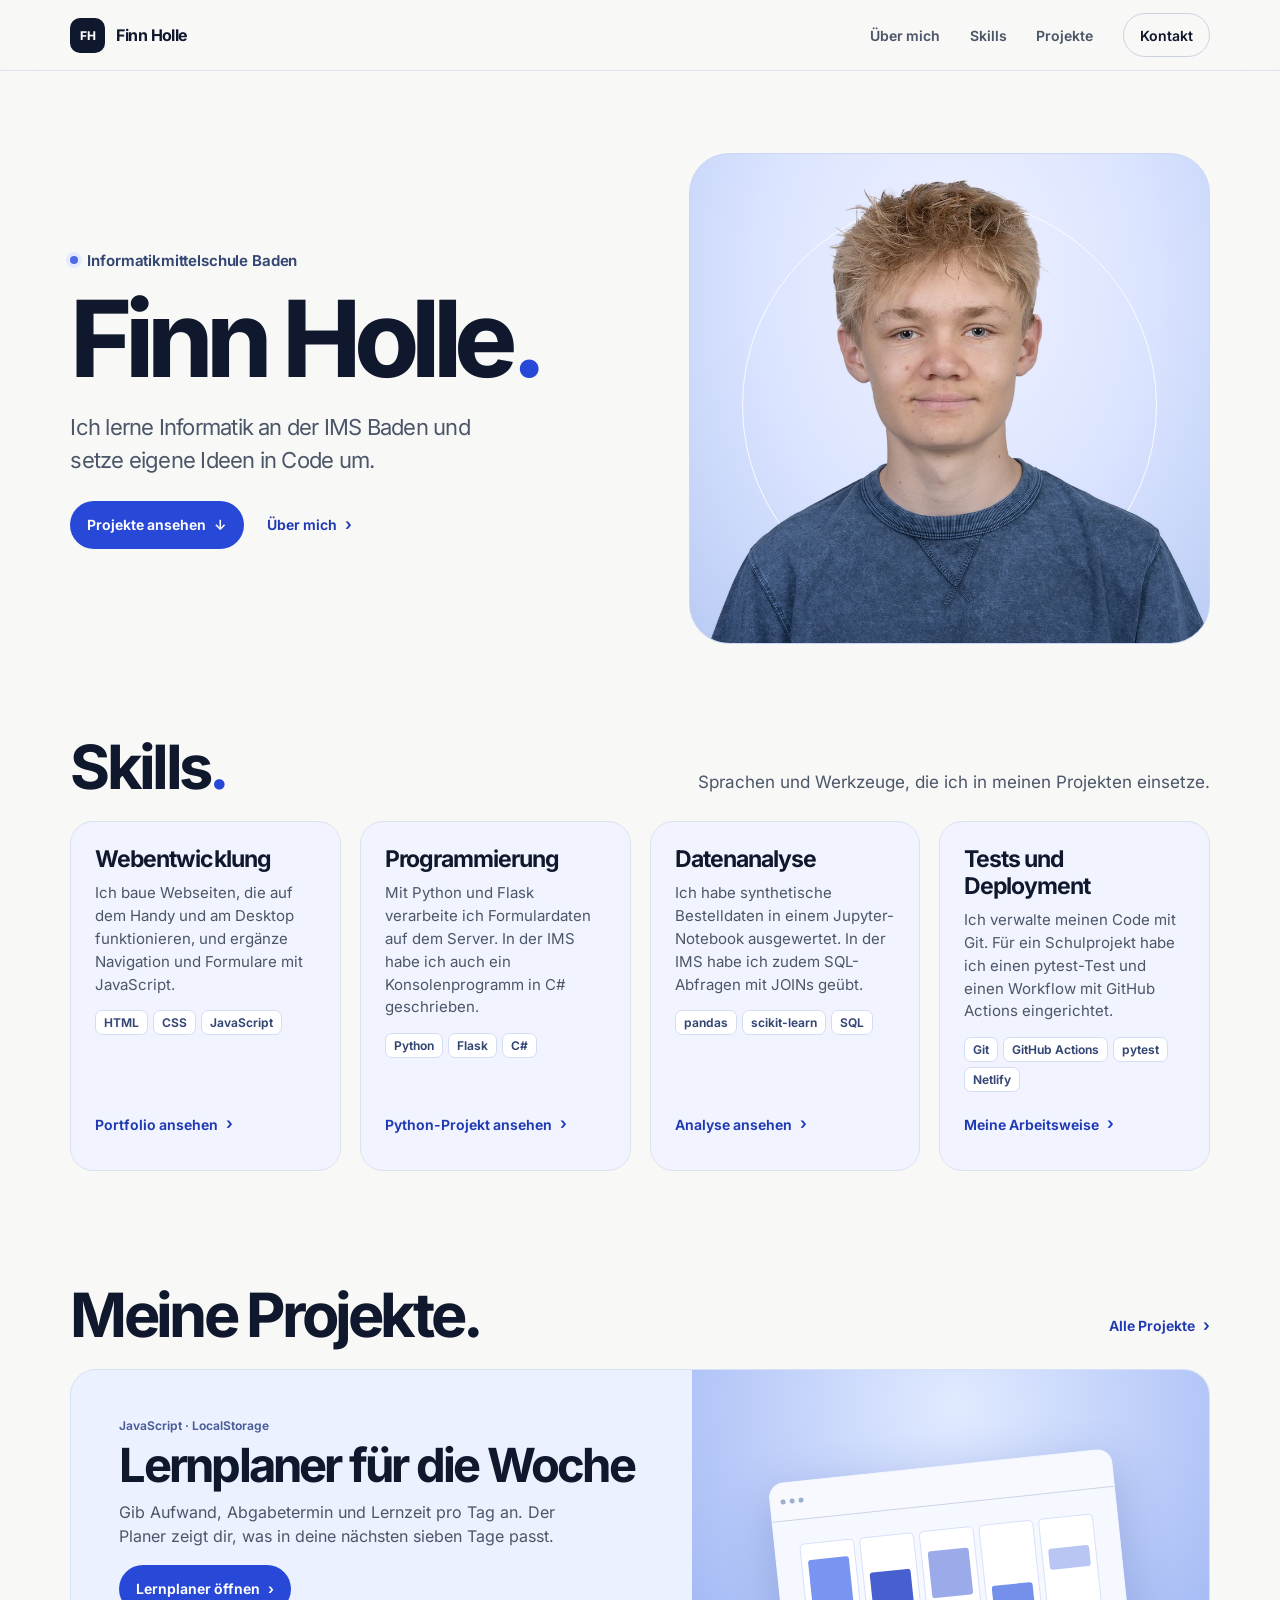
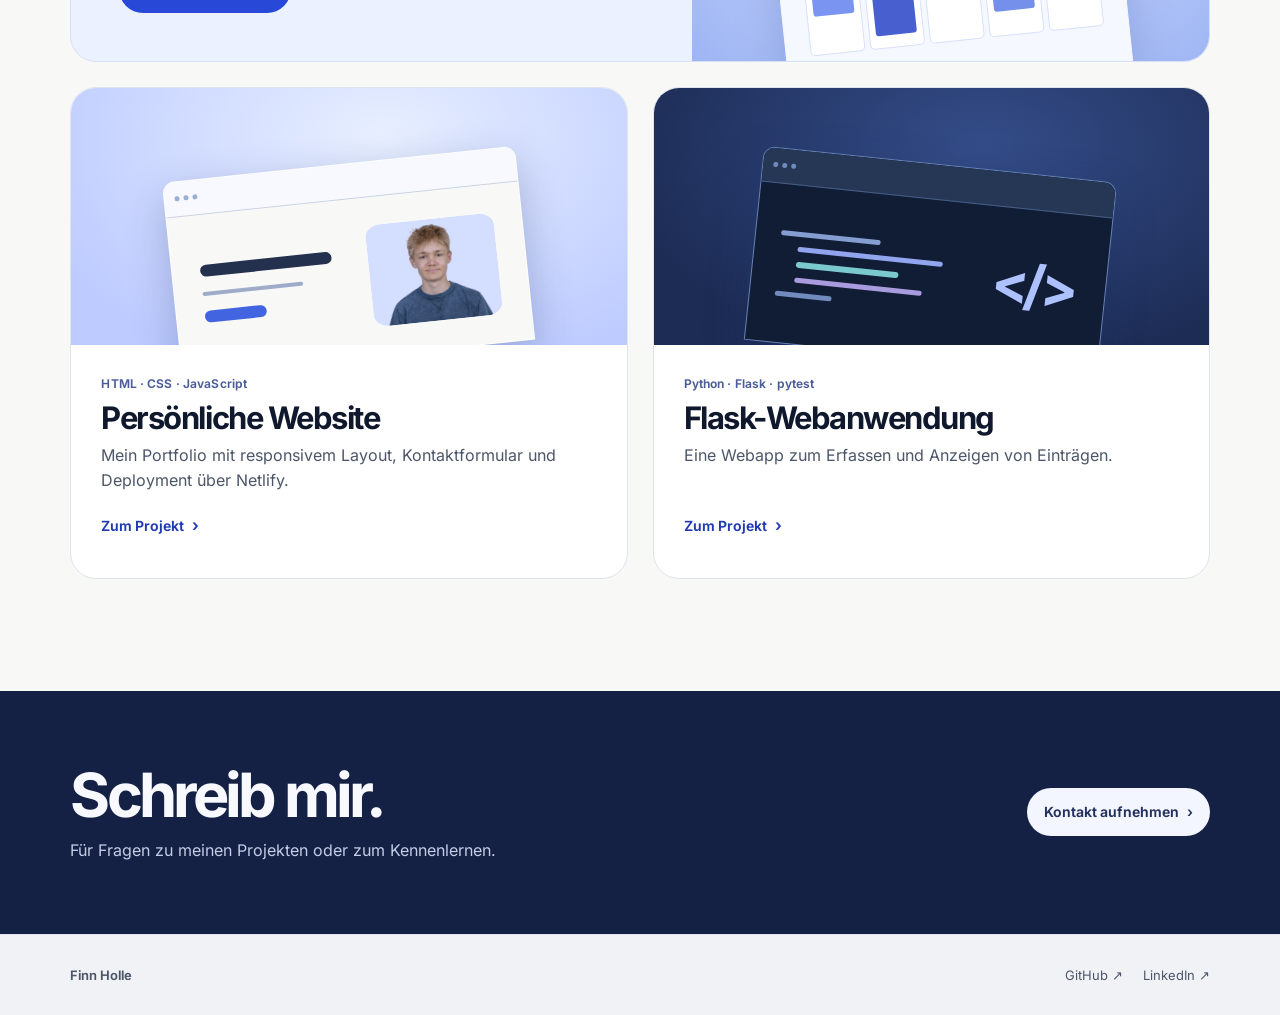
<file: index.html>
<!doctype html>
<html lang="de-CH">
<head>
    <meta charset="utf-8">
    <meta name="viewport" content="width=device-width, initial-scale=1">
    <meta name="description" content="Das Portfolio von Finn Holle. Skills in Webentwicklung und Programmierung sowie Projekte aus der IMS Baden.">
    <meta name="theme-color" content="#f8f8f6">
    <title>Finn Holle · Informatik und Webprojekte</title>
    <link rel="stylesheet" href="style.css">
    <script src="script.js" defer></script>
</head>
<body>
    <a class="skip-link" href="#main">Zum Inhalt</a>
    <header class="site-header">
        <div class="shell header-inner">
            <a class="wordmark" href="index.html" aria-label="Finn Holle, Startseite">
                <span class="monogram" aria-hidden="true">FH</span><span>Finn Holle</span>
            </a>
            <button class="menu-toggle" type="button" aria-label="Menü" aria-expanded="false" aria-controls="site-menu" data-menu-toggle><span aria-hidden="true"></span></button>
            <nav id="site-menu" class="site-menu" aria-label="Hauptnavigation" data-site-menu>
                <a href="about.html">Über mich</a>
                <a href="#skills">Skills</a>
                <a href="projects.html">Projekte</a>
                <a href="contact.html" class="nav-contact">Kontakt</a>
            </nav>
        </div>
    </header>

    <main id="main">
        <section class="shell hero" aria-labelledby="hero-title">
            <div class="hero-copy">
                <p class="hero-label"><span aria-hidden="true"></span> Informatikmittelschule Baden</p>
                <h1 id="hero-title">Finn Holle<span>.</span></h1>
                <p class="hero-intro">Ich lerne Informatik an der IMS Baden und setze eigene Ideen in Code um.</p>
                <div class="actions">
                    <a class="button" href="#projects">Projekte ansehen <span aria-hidden="true">↓</span></a>
                    <a class="text-link" href="about.html">Über mich <span aria-hidden="true">›</span></a>
                </div>
            </div>
            <div class="portrait-frame">
                <img src="assets/portrait.webp" width="1200" height="866" alt="Porträt von Finn Holle" fetchpriority="high">
            </div>
        </section>

        <section class="shell skills-section" id="skills" aria-labelledby="skills-title">
            <header class="section-heading">
                <h2 id="skills-title">Skills<span>.</span></h2>
                <p>Sprachen und Werkzeuge, die ich in meinen Projekten einsetze.</p>
            </header>
            <div class="skills-grid">
                <article class="skill-card">
                    <h3>Webentwicklung</h3>
                    <p>Ich baue Webseiten, die auf dem Handy und am Desktop funktionieren, und ergänze Navigation und Formulare mit JavaScript.</p>
                    <ul class="skill-tags" aria-label="Technologien">
                        <li>HTML</li><li>CSS</li><li>JavaScript</li>
                    </ul>
                    <a class="text-link" href="projects.html#portfolio">Portfolio ansehen <span aria-hidden="true">›</span></a>
                </article>
                <article class="skill-card">
                    <h3>Programmierung</h3>
                    <p>Mit Python und Flask verarbeite ich Formulardaten auf dem Server. In der IMS habe ich auch ein Konsolenprogramm in C# geschrieben.</p>
                    <ul class="skill-tags" aria-label="Technologien">
                        <li>Python</li><li>Flask</li><li>C#</li>
                    </ul>
                    <a class="text-link" href="projects.html#flask">Python-Projekt ansehen <span aria-hidden="true">›</span></a>
                </article>
                <article class="skill-card">
                    <h3>Datenanalyse</h3>
                    <p>Ich habe synthetische Bestelldaten in einem Jupyter-Notebook ausgewertet. In der IMS habe ich zudem SQL-Abfragen mit JOINs geübt.</p>
                    <ul class="skill-tags" aria-label="Werkzeuge">
                        <li>pandas</li><li>scikit-learn</li><li>SQL</li>
                    </ul>
                    <a class="text-link" href="projects.html#datenanalyse">Analyse ansehen <span aria-hidden="true">›</span></a>
                </article>
                <article class="skill-card">
                    <h3>Tests und Deployment</h3>
                    <p>Ich verwalte meinen Code mit Git. Für ein Schulprojekt habe ich einen pytest-Test und einen Workflow mit GitHub Actions eingerichtet.</p>
                    <ul class="skill-tags" aria-label="Werkzeuge">
                        <li>Git</li><li>GitHub Actions</li><li>pytest</li><li>Netlify</li>
                    </ul>
                    <a class="text-link" href="about.html#arbeitsweise">Meine Arbeitsweise <span aria-hidden="true">›</span></a>
                </article>
            </div>
        </section>

        <section class="shell project-section" id="projects" aria-labelledby="projects-title">
            <div class="section-heading">
                <h2 id="projects-title">Meine Projekte.</h2>
                <a class="text-link" href="projects.html">Alle Projekte <span aria-hidden="true">›</span></a>
            </div>
            <article class="featured-project">
                <div class="featured-project-copy">
                    <p class="project-tools">JavaScript · LocalStorage</p>
                    <h3>Lernplaner für die Woche</h3>
                    <p>Gib Aufwand, Abgabetermin und Lernzeit pro Tag an. Der Planer zeigt dir, was in deine nächsten sieben Tage passt.</p>
                    <a class="button" href="projekte/lernplaner/">Lernplaner öffnen <span aria-hidden="true">›</span></a>
                </div>
                <div class="featured-project-art" aria-hidden="true">
                    <div class="plan-preview">
                        <div class="mini-bar"><i></i><i></i><i></i></div>
                        <div class="mini-week"><span><i></i></span><span><i></i></span><span><i></i></span><span><i></i></span><span><i></i></span></div>
                    </div>
                </div>
            </article>
            <div class="project-grid">
                <article class="project-card">
                    <div class="project-art art-web" aria-hidden="true">
                        <div class="mini-browser">
                            <div class="mini-bar"><i></i><i></i><i></i></div>
                            <div class="mini-page">
                                <div class="mini-copy"><span></span><span></span><i></i></div>
                                <div class="mini-portrait"></div>
                            </div>
                        </div>
                    </div>
                    <div class="project-info">
                        <p class="project-tools">HTML · CSS · JavaScript</p>
                        <h3>Persönliche Website</h3>
                        <p>Mein Portfolio mit responsivem Layout, Kontaktformular und Deployment über Netlify.</p>
                        <a class="text-link" href="projects.html#portfolio">Zum Projekt <span aria-hidden="true">›</span></a>
                    </div>
                </article>
                <article class="project-card">
                    <div class="project-art art-code" aria-hidden="true">
                        <div class="mini-terminal">
                            <div class="mini-bar"><i></i><i></i><i></i></div>
                            <div class="mini-code"><span></span><span></span><span></span><span></span><span></span></div>
                            <span class="code-symbol">&lt;/&gt;</span>
                        </div>
                    </div>
                    <div class="project-info">
                        <p class="project-tools">Python · Flask · pytest</p>
                        <h3>Flask-Webanwendung</h3>
                        <p>Eine Webapp zum Erfassen und Anzeigen von Einträgen.</p>
                        <a class="text-link" href="projects.html#flask">Zum Projekt <span aria-hidden="true">›</span></a>
                    </div>
                </article>
            </div>
        </section>

        <section class="contact-band" aria-labelledby="contact-title">
            <div class="shell contact-band-inner">
                <div>
                    <h2 id="contact-title">Schreib mir.</h2>
                    <p>Für Fragen zu meinen Projekten oder zum Kennenlernen.</p>
                </div>
                <a class="button button-light" href="contact.html">Kontakt aufnehmen <span aria-hidden="true">›</span></a>
            </div>
        </section>
    </main>

    <footer class="site-footer">
        <div class="shell footer-inner">
            <span>Finn Holle</span>
            <nav aria-label="Externe Profile">
                <a href="https://github.com/FiddenFast">GitHub <span aria-hidden="true">↗</span></a>
                <a href="https://www.linkedin.com/in/finn-holle-6392b328b/">LinkedIn <span aria-hidden="true">↗</span></a>
            </nav>
        </div>
    </footer>
</body>
</html>
</file>
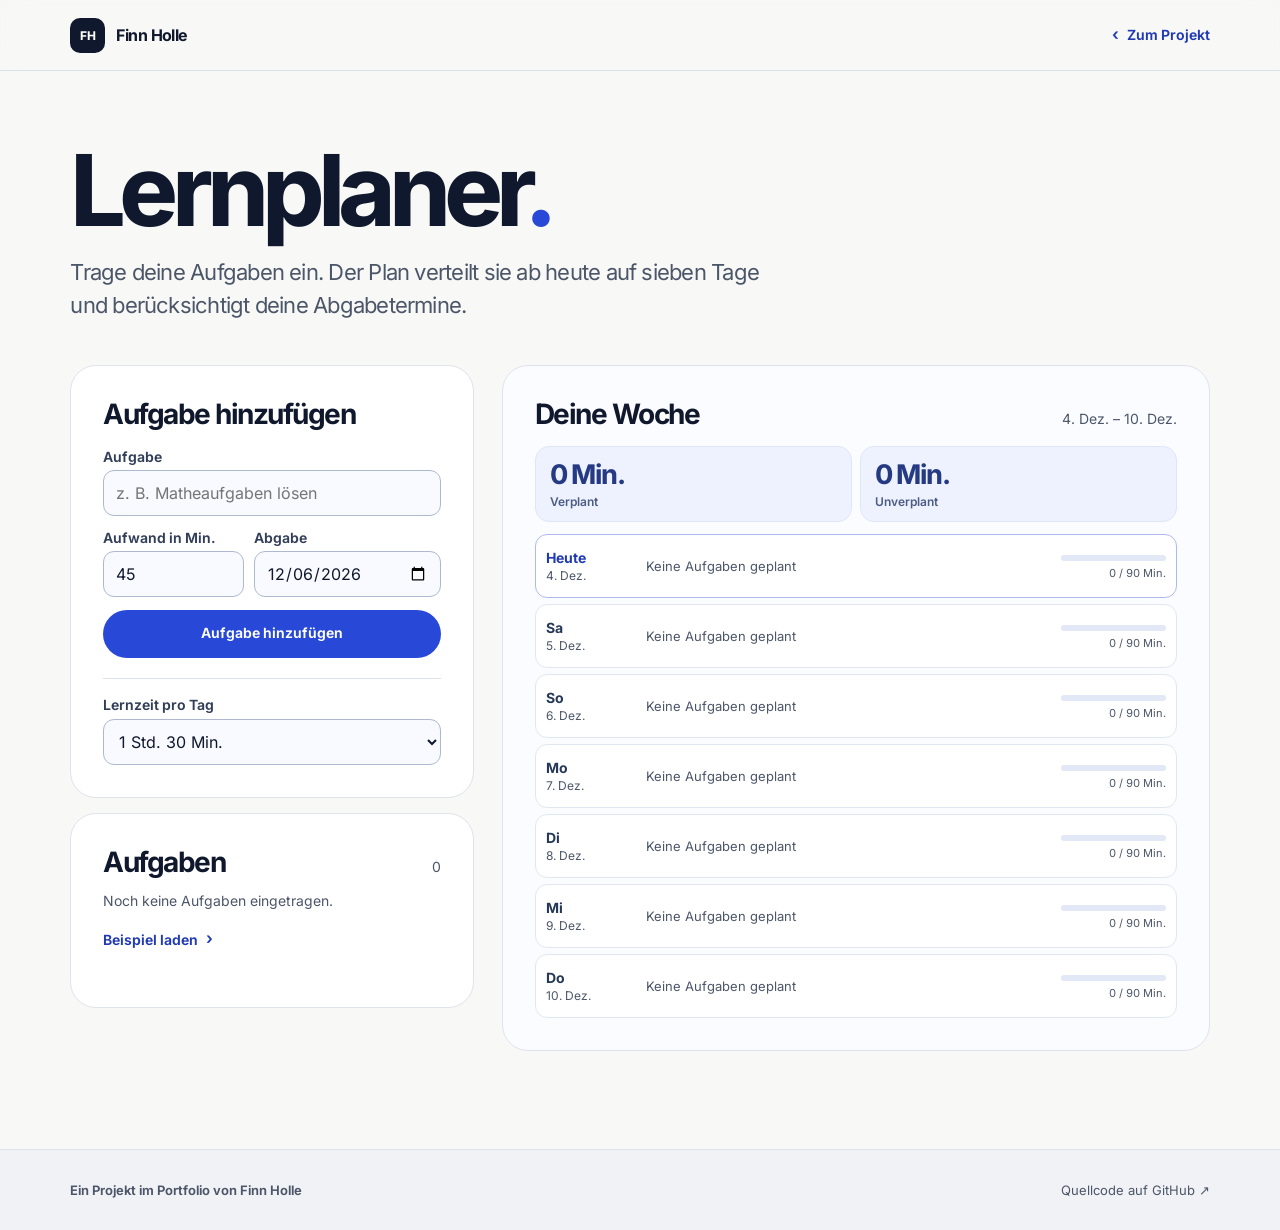
<file: projekte/lernplaner/index.html>
<!doctype html>
<html lang="de-CH">
<head>
    <meta charset="utf-8">
    <meta name="viewport" content="width=device-width, initial-scale=1">
    <meta name="description" content="Plane deine Lernaufgaben für die nächsten sieben Tage anhand von Aufwand, Abgabetermin und verfügbarer Zeit.">
    <meta name="theme-color" content="#f8f8f6">
    <title>Lernplaner · Finn Holle</title>
    <link rel="stylesheet" href="../../style.css">
    <link rel="stylesheet" href="planner.css">
    <script src="plan.js" defer></script>
    <script src="planner.js" defer></script>
</head>
<body>
    <a class="skip-link" href="#main">Zum Inhalt</a>
    <header class="site-header">
        <div class="shell header-inner">
            <a class="wordmark" href="../../index.html" aria-label="Finn Holle, Startseite">
                <span class="monogram" aria-hidden="true">FH</span><span>Finn Holle</span>
            </a>
            <a class="text-link" href="../../projects.html#lernplaner"><span aria-hidden="true">‹</span> Zum Projekt</a>
        </div>
    </header>

    <main class="shell planner-main" id="main">
        <header class="page-heading planner-heading">
            <h1>Lernplaner<span>.</span></h1>
            <p>Trage deine Aufgaben ein. Der Plan verteilt sie ab heute auf sieben Tage und berücksichtigt deine Abgabetermine.</p>
        </header>

        <noscript><p class="planner-notice">Aktiviere JavaScript, um den Lernplan zu berechnen.</p></noscript>
        <p class="planner-notice" id="storage-notice" role="status" hidden>Die Aufgaben bleiben für diese Sitzung verfügbar. Dein Browser erlaubt derzeit keine lokale Speicherung.</p>

        <div class="planner-layout">
            <div class="planner-sidebar">
                <section class="surface planner-panel" aria-labelledby="task-heading">
                    <h2 id="task-heading">Aufgabe hinzufügen</h2>
                    <form id="task-form" class="task-form">
                        <div class="field">
                            <label for="task-title">Aufgabe</label>
                            <input id="task-title" name="title" placeholder="z. B. Matheaufgaben lösen" required maxlength="100">
                        </div>
                        <div class="task-form-row">
                            <div class="field">
                                <label for="task-minutes">Aufwand in Min.</label>
                                <input id="task-minutes" name="minutes" type="number" inputmode="numeric" min="1" max="10080" value="45" required>
                            </div>
                            <div class="field">
                                <label for="task-deadline">Abgabe</label>
                                <input id="task-deadline" name="deadline" type="date" required>
                            </div>
                        </div>
                        <button class="button" type="submit" id="task-submit" disabled>Aufgabe hinzufügen</button>
                    </form>
                    <div class="planner-setting">
                        <label for="daily-budget">Lernzeit pro Tag</label>
                        <select id="daily-budget" name="daily-budget" disabled>
                            <option value="30">30 Min.</option>
                            <option value="45">45 Min.</option>
                            <option value="60">1 Std.</option>
                            <option value="90" selected>1 Std. 30 Min.</option>
                            <option value="120">2 Std.</option>
                            <option value="180">3 Std.</option>
                            <option value="240">4 Std.</option>
                        </select>
                    </div>
                </section>

                <section class="surface planner-panel task-panel" aria-labelledby="list-heading">
                    <div class="planner-panel-heading">
                        <h2 id="list-heading">Aufgaben</h2>
                        <span id="task-count">0</span>
                    </div>
                    <p id="task-empty">Noch keine Aufgaben eingetragen.</p>
                    <button class="text-link example-button" type="button" data-load-example disabled>Beispiel laden <span aria-hidden="true">›</span></button>
                    <ul class="task-list" id="task-list"></ul>
                    <p class="planner-status" id="planner-message" role="status" aria-live="polite"></p>
                </section>
            </div>

            <section class="surface planner-panel week-panel" aria-labelledby="week-heading">
                <div class="planner-panel-heading week-heading">
                    <h2 id="week-heading">Deine Woche</h2>
                    <p id="plan-range"></p>
                </div>
                <dl class="plan-stats">
                    <div><dt>Verplant</dt><dd id="planned-minutes">0 Min.</dd></div>
                    <div><dt>Unverplant</dt><dd id="open-minutes">0 Min.</dd></div>
                </dl>
                <ol id="week-list" class="week-list"></ol>
                <section id="planner-unplanned" class="unplanned" aria-labelledby="unplanned-heading" hidden>
                    <h3 id="unplanned-heading">Unverplante Aufgaben</h3>
                    <ul id="unplanned-list"></ul>
                </section>
            </section>
        </div>
    </main>

    <footer class="site-footer">
        <div class="shell footer-inner">
            <span>Ein Projekt im Portfolio von Finn Holle</span>
            <a href="https://github.com/FiddenFast/FinnHolle.ch/tree/main/projekte/lernplaner">Quellcode auf GitHub <span aria-hidden="true">↗</span></a>
        </div>
    </footer>
</body>
</html>
</file>
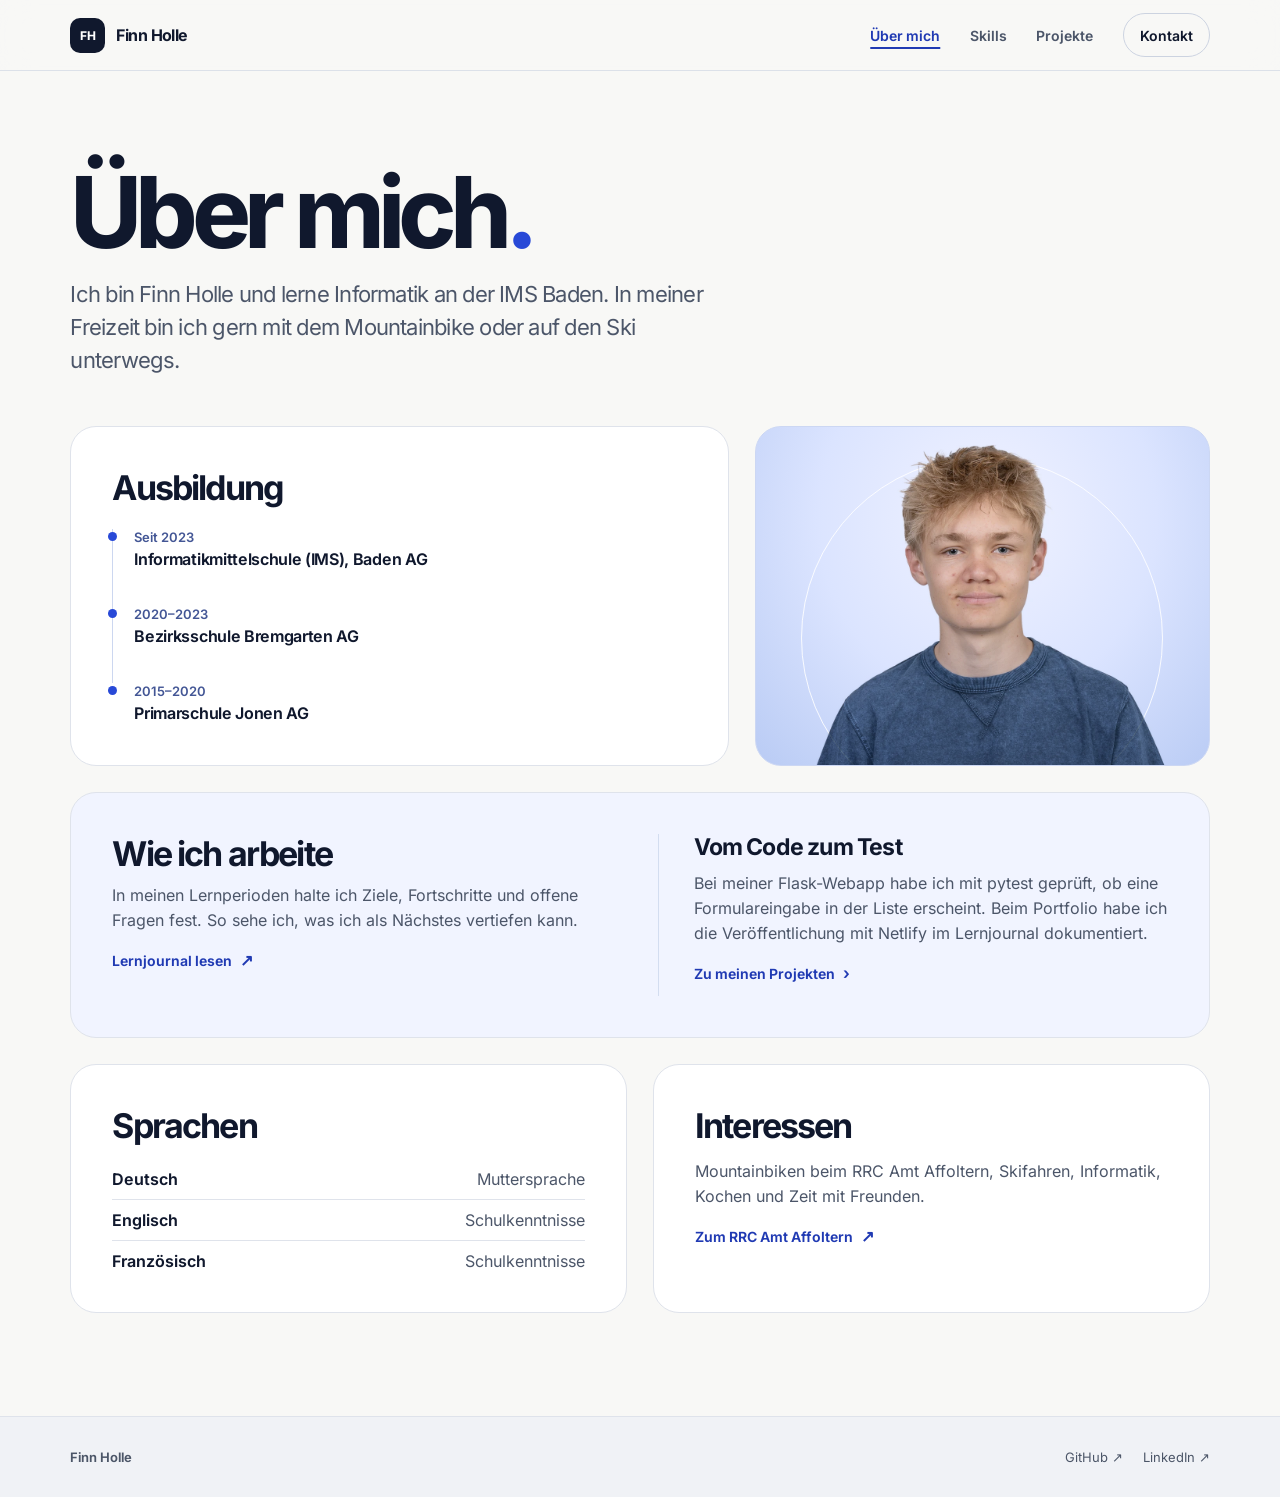
<file: about.html>
<!doctype html>
<html lang="de-CH">
<head>
    <meta charset="utf-8">
    <meta name="viewport" content="width=device-width, initial-scale=1">
    <meta name="description" content="Ausbildung, Arbeitsweise, Sprachkenntnisse und Interessen von Finn Holle.">
    <meta name="theme-color" content="#f8f8f6">
    <title>Über mich · Finn Holle</title>
    <link rel="stylesheet" href="style.css">
    <script src="script.js" defer></script>
</head>
<body>
    <a class="skip-link" href="#main">Zum Inhalt</a>
    <header class="site-header">
        <div class="shell header-inner">
            <a class="wordmark" href="index.html" aria-label="Finn Holle, Startseite">
                <span class="monogram" aria-hidden="true">FH</span><span>Finn Holle</span>
            </a>
            <button class="menu-toggle" type="button" aria-label="Menü" aria-expanded="false" aria-controls="site-menu" data-menu-toggle><span aria-hidden="true"></span></button>
            <nav id="site-menu" class="site-menu" aria-label="Hauptnavigation" data-site-menu>
                <a href="about.html" aria-current="page">Über mich</a>
                <a href="index.html#skills">Skills</a>
                <a href="projects.html">Projekte</a>
                <a href="contact.html" class="nav-contact">Kontakt</a>
            </nav>
        </div>
    </header>

    <main class="shell subpage" id="main">
        <header class="page-heading">
            <h1>Über mich<span>.</span></h1>
            <p>Ich bin Finn Holle und lerne Informatik an der IMS Baden. In meiner Freizeit bin ich gern mit dem Mountainbike oder auf den Ski unterwegs.</p>
        </header>

        <div class="about-grid">
            <section class="surface about-education" aria-labelledby="education-title">
                <h2 id="education-title">Ausbildung</h2>
                <ol class="timeline">
                    <li><span>Seit 2023</span><strong>Informatikmittelschule (IMS), Baden AG</strong></li>
                    <li><span>2020–2023</span><strong>Bezirksschule Bremgarten AG</strong></li>
                    <li><span>2015–2020</span><strong>Primarschule Jonen AG</strong></li>
                </ol>
            </section>
            <div class="portrait-frame about-portrait">
                <img src="assets/portrait.webp" width="1200" height="866" alt="Porträt von Finn Holle">
            </div>
        </div>

        <section class="surface work-note" id="arbeitsweise" aria-labelledby="work-title">
            <div>
                <h2 id="work-title">Wie ich arbeite</h2>
                <p>In meinen Lernperioden halte ich Ziele, Fortschritte und offene Fragen fest. So sehe ich, was ich als Nächstes vertiefen kann.</p>
                <a class="text-link" href="https://github.com/FiddenFast/Lernperiode-11/blob/main/README.md">Lernjournal lesen <span aria-hidden="true">↗</span></a>
            </div>
            <div class="work-note-example">
                <h3>Vom Code zum Test</h3>
                <p>Bei meiner Flask-Webapp habe ich mit pytest geprüft, ob eine Formulareingabe in der Liste erscheint. Beim Portfolio habe ich die Veröffentlichung mit Netlify im Lernjournal dokumentiert.</p>
                <a class="text-link" href="projects.html">Zu meinen Projekten <span aria-hidden="true">›</span></a>
            </div>
        </section>

        <div class="about-details">
            <section class="surface" aria-labelledby="languages-title">
                <h2 id="languages-title">Sprachen</h2>
                <dl class="language-list">
                    <div><dt>Deutsch</dt><dd>Muttersprache</dd></div>
                    <div><dt>Englisch</dt><dd>Schulkenntnisse</dd></div>
                    <div><dt>Französisch</dt><dd>Schulkenntnisse</dd></div>
                </dl>
            </section>
            <section class="surface" aria-labelledby="interests-title">
                <h2 id="interests-title">Interessen</h2>
                <p>Mountainbiken beim RRC Amt Affoltern, Skifahren, Informatik, Kochen und Zeit mit Freunden.</p>
                <a class="text-link" href="https://www.rrc-amt-affoltern.ch">Zum RRC Amt Affoltern <span aria-hidden="true">↗</span></a>
            </section>
        </div>
    </main>

    <footer class="site-footer">
        <div class="shell footer-inner">
            <span>Finn Holle</span>
            <nav aria-label="Externe Profile">
                <a href="https://github.com/FiddenFast">GitHub <span aria-hidden="true">↗</span></a>
                <a href="https://www.linkedin.com/in/finn-holle-6392b328b/">LinkedIn <span aria-hidden="true">↗</span></a>
            </nav>
        </div>
    </footer>
</body>
</html>
</file>
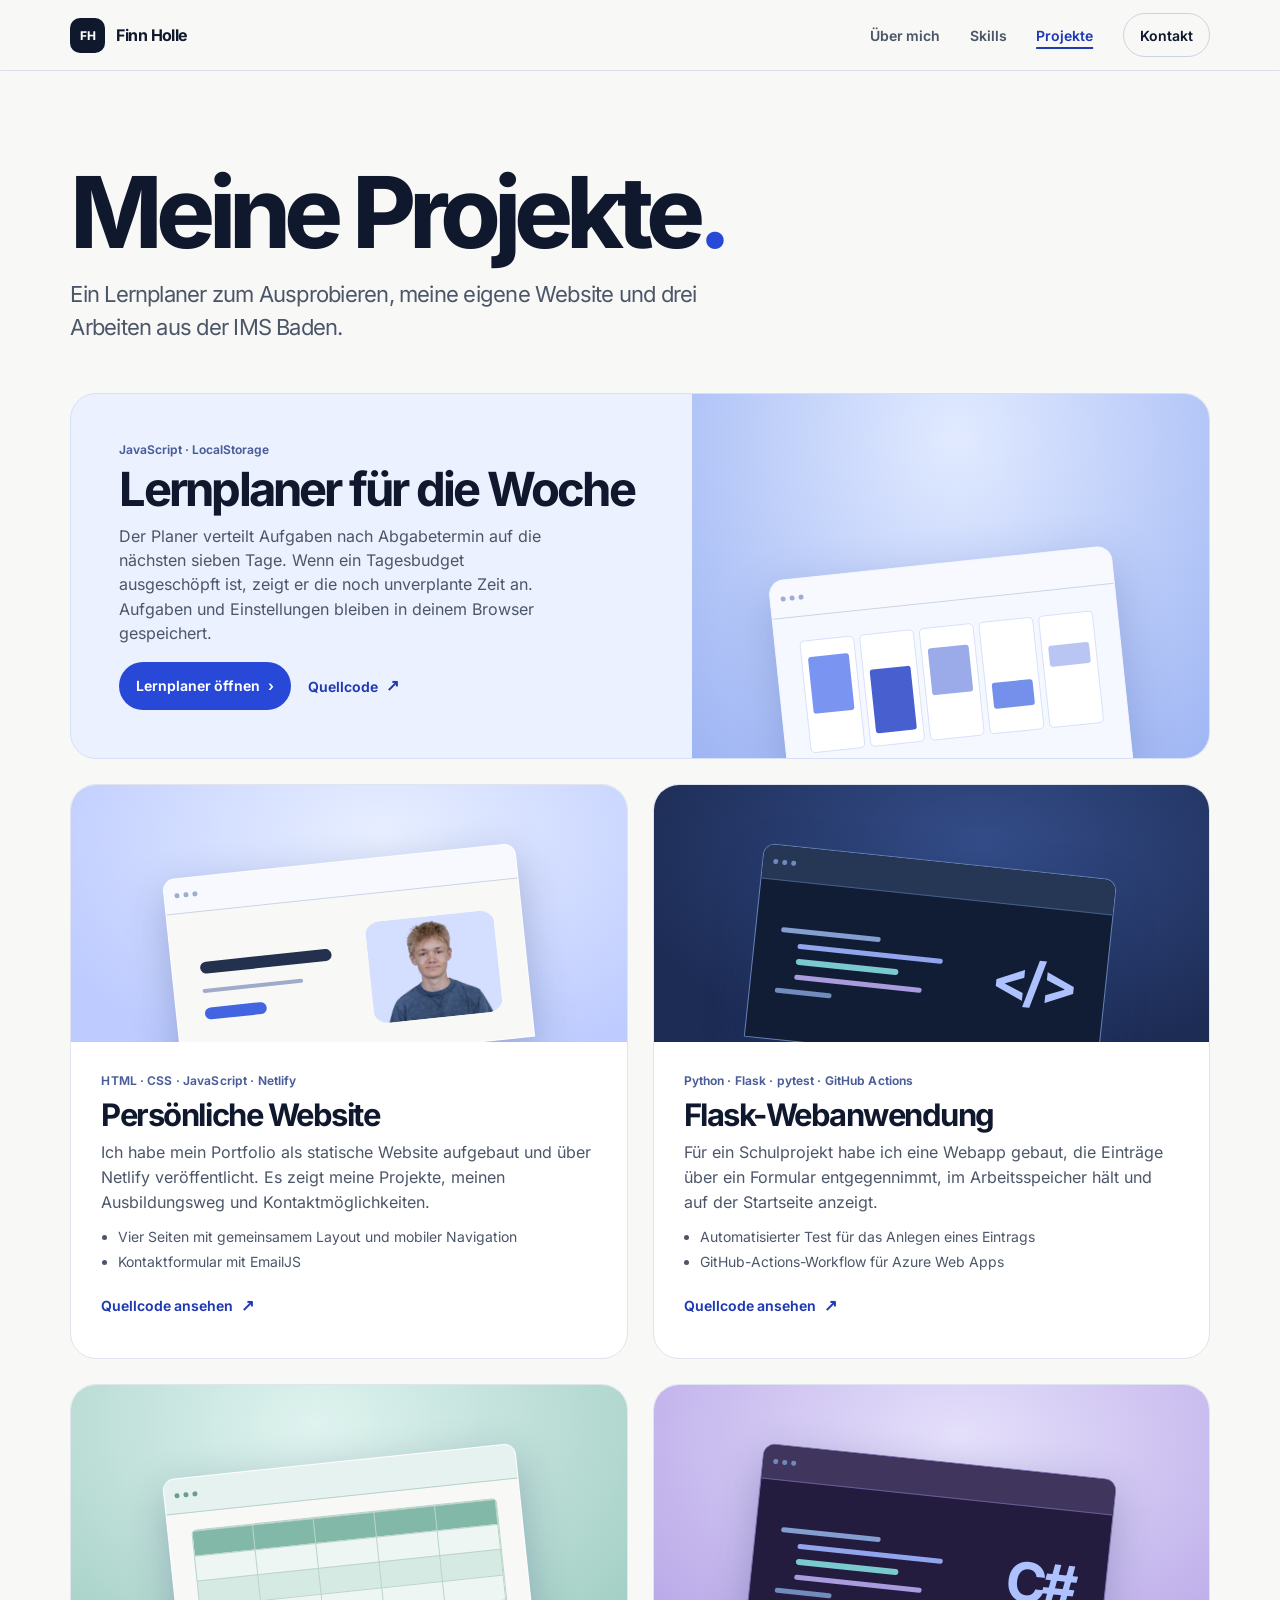
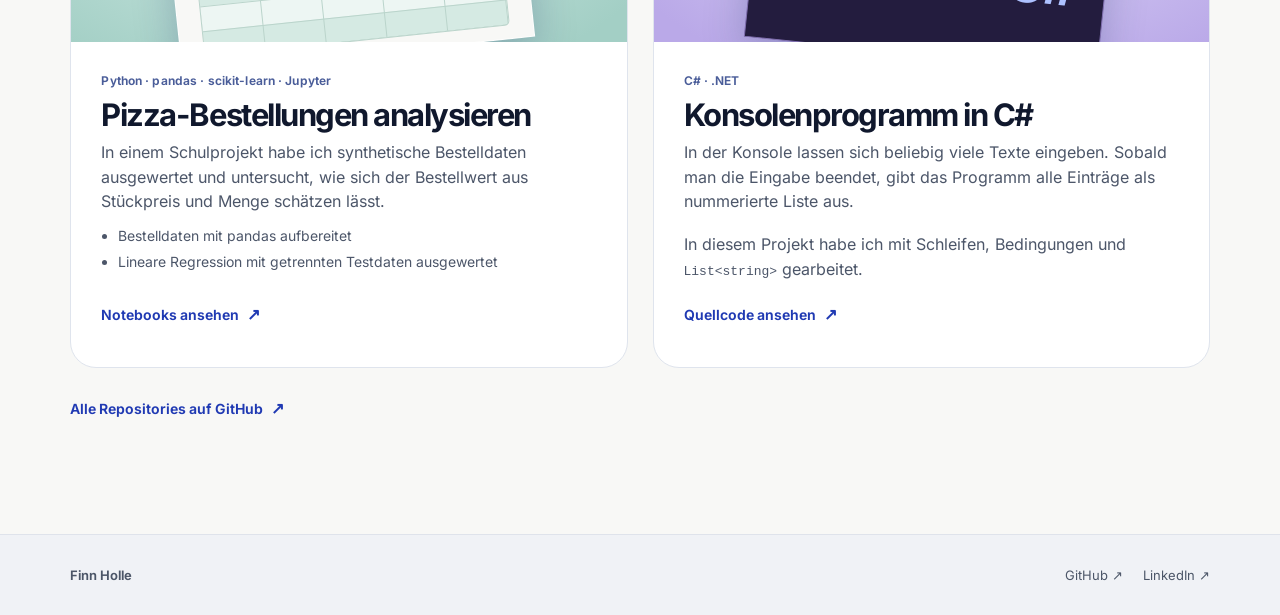
<file: projects.html>
<!doctype html>
<html lang="de-CH">
<head>
    <meta charset="utf-8">
    <meta name="viewport" content="width=device-width, initial-scale=1">
    <meta name="description" content="Projekte von Finn Holle: interaktiver Lernplaner, Portfolio, Flask-Webapp, Datenanalyse mit Python und ein Konsolenprogramm in C#.">
    <meta name="theme-color" content="#f8f8f6">
    <title>Projekte · Finn Holle</title>
    <link rel="stylesheet" href="style.css">
    <script src="script.js" defer></script>
</head>
<body>
    <a class="skip-link" href="#main">Zum Inhalt</a>
    <header class="site-header">
        <div class="shell header-inner">
            <a class="wordmark" href="index.html" aria-label="Finn Holle, Startseite">
                <span class="monogram" aria-hidden="true">FH</span><span>Finn Holle</span>
            </a>
            <button class="menu-toggle" type="button" aria-label="Menü" aria-expanded="false" aria-controls="site-menu" data-menu-toggle><span aria-hidden="true"></span></button>
            <nav id="site-menu" class="site-menu" aria-label="Hauptnavigation" data-site-menu>
                <a href="about.html">Über mich</a>
                <a href="index.html#skills">Skills</a>
                <a href="projects.html" aria-current="page">Projekte</a>
                <a href="contact.html" class="nav-contact">Kontakt</a>
            </nav>
        </div>
    </header>

    <main class="shell subpage" id="main">
        <header class="page-heading">
            <h1>Meine Projekte<span>.</span></h1>
            <p>Ein Lernplaner zum Ausprobieren, meine eigene Website und drei Arbeiten aus der IMS Baden.</p>
        </header>

        <article class="featured-project" id="lernplaner">
            <div class="featured-project-copy">
                <p class="project-tools">JavaScript · LocalStorage</p>
                <h2>Lernplaner für die Woche</h2>
                <p>Der Planer verteilt Aufgaben nach Abgabetermin auf die nächsten sieben Tage. Wenn ein Tagesbudget ausgeschöpft ist, zeigt er die noch unverplante Zeit an. Aufgaben und Einstellungen bleiben in deinem Browser gespeichert.</p>
                <div class="featured-actions">
                    <a class="button" href="projekte/lernplaner/">Lernplaner öffnen <span aria-hidden="true">›</span></a>
                    <a class="text-link" href="https://github.com/FiddenFast/FinnHolle.ch/tree/main/projekte/lernplaner">Quellcode <span aria-hidden="true">↗</span></a>
                </div>
            </div>
            <div class="featured-project-art" aria-hidden="true">
                <div class="plan-preview">
                    <div class="mini-bar"><i></i><i></i><i></i></div>
                    <div class="mini-week"><span><i></i></span><span><i></i></span><span><i></i></span><span><i></i></span><span><i></i></span></div>
                </div>
            </div>
        </article>

        <div class="project-grid">
            <article class="project-card" id="portfolio">
                <div class="project-art art-web" aria-hidden="true">
                    <div class="mini-browser">
                        <div class="mini-bar"><i></i><i></i><i></i></div>
                        <div class="mini-page">
                            <div class="mini-copy"><span></span><span></span><i></i></div>
                            <div class="mini-portrait"></div>
                        </div>
                    </div>
                </div>
                <div class="project-info">
                    <p class="project-tools">HTML · CSS · JavaScript · Netlify</p>
                    <h2>Persönliche Website</h2>
                    <p>Ich habe mein Portfolio als statische Website aufgebaut und über Netlify veröffentlicht. Es zeigt meine Projekte, meinen Ausbildungsweg und Kontaktmöglichkeiten.</p>
                    <ul class="project-notes">
                        <li>Vier Seiten mit gemeinsamem Layout und mobiler Navigation</li>
                        <li>Kontaktformular mit EmailJS</li>
                    </ul>
                    <a class="text-link" href="https://github.com/FiddenFast/FinnHolle.ch">Quellcode ansehen <span aria-hidden="true">↗</span></a>
                </div>
            </article>
            <article class="project-card" id="flask">
                <div class="project-art art-code" aria-hidden="true">
                    <div class="mini-terminal">
                        <div class="mini-bar"><i></i><i></i><i></i></div>
                        <div class="mini-code"><span></span><span></span><span></span><span></span><span></span></div>
                        <span class="code-symbol">&lt;/&gt;</span>
                    </div>
                </div>
                <div class="project-info">
                    <p class="project-tools">Python · Flask · pytest · GitHub Actions</p>
                    <h2>Flask-Webanwendung</h2>
                    <p>Für ein Schulprojekt habe ich eine Webapp gebaut, die Einträge über ein Formular entgegennimmt, im Arbeitsspeicher hält und auf der Startseite anzeigt.</p>
                    <ul class="project-notes">
                        <li>Automatisierter Test für das Anlegen eines Eintrags</li>
                        <li>GitHub-Actions-Workflow für Azure Web Apps</li>
                    </ul>
                    <a class="text-link" href="https://github.com/FiddenFast/HolleFinnLB-324">Quellcode ansehen <span aria-hidden="true">↗</span></a>
                </div>
            </article>
            <article class="project-card" id="datenanalyse">
                <div class="project-art art-data" aria-hidden="true">
                    <div class="mini-browser mini-sheet">
                        <div class="mini-bar"><i></i><i></i><i></i></div>
                        <div class="mini-sheet-grid"></div>
                    </div>
                </div>
                <div class="project-info">
                    <p class="project-tools">Python · pandas · scikit-learn · Jupyter</p>
                    <h2>Pizza-Bestellungen analysieren</h2>
                    <p>In einem Schulprojekt habe ich synthetische Bestelldaten ausgewertet und untersucht, wie sich der Bestellwert aus Stückpreis und Menge schätzen lässt.</p>
                    <ul class="project-notes">
                        <li>Bestelldaten mit pandas aufbereitet</li>
                        <li>Lineare Regression mit getrennten Testdaten ausgewertet</li>
                    </ul>
                    <a class="text-link" href="https://github.com/FiddenFast/LB259">Notebooks ansehen <span aria-hidden="true">↗</span></a>
                </div>
            </article>
            <article class="project-card" id="dotnet">
                <div class="project-art art-dotnet" aria-hidden="true">
                    <div class="mini-terminal">
                        <div class="mini-bar"><i></i><i></i><i></i></div>
                        <div class="mini-code"><span></span><span></span><span></span><span></span><span></span></div>
                        <span class="code-symbol">C#</span>
                    </div>
                </div>
                <div class="project-info">
                    <p class="project-tools">C# · .NET</p>
                    <h2>Konsolenprogramm in C#</h2>
                    <p>In der Konsole lassen sich beliebig viele Texte eingeben. Sobald man die Eingabe beendet, gibt das Programm alle Einträge als nummerierte Liste aus.</p>
                    <p>In diesem Projekt habe ich mit Schleifen, Bedingungen und <code>List&lt;string&gt;</code> gearbeitet.</p>
                    <a class="text-link" href="https://github.com/FiddenFast/Lernperiode-2/blob/main/Program.cs">Quellcode ansehen <span aria-hidden="true">↗</span></a>
                </div>
            </article>
        </div>
        <a class="text-link more-projects" href="https://github.com/FiddenFast?tab=repositories">Alle Repositories auf GitHub <span aria-hidden="true">↗</span></a>
    </main>

    <footer class="site-footer">
        <div class="shell footer-inner">
            <span>Finn Holle</span>
            <nav aria-label="Externe Profile">
                <a href="https://github.com/FiddenFast">GitHub <span aria-hidden="true">↗</span></a>
                <a href="https://www.linkedin.com/in/finn-holle-6392b328b/">LinkedIn <span aria-hidden="true">↗</span></a>
            </nav>
        </div>
    </footer>
</body>
</html>
</file>
<file: style.css>
@font-face {
    font-family: Inter;
    src: url("assets/inter-latin.woff2") format("woff2");
    font-weight: 400 800;
    font-style: normal;
    font-display: swap;
}

:root {
    color-scheme: light;
    --paper: #f8f8f6;
    --white: #fff;
    --ink: #10182d;
    --muted: #4c5669;
    --blue: #2849d7;
    --blue-dark: #203ab3;
    --line: #dfe3eb;
    --night: #142144;
    --gutter: clamp(20px, 5.5vw, 80px);
    --width: 1160px;
    --header-height: 70px;
    font-family: Inter, -apple-system, BlinkMacSystemFont, "Segoe UI", sans-serif;
    background: var(--paper);
    color: var(--ink);
    -webkit-font-smoothing: antialiased;
}

*, *::before, *::after { box-sizing: border-box; }
html { scroll-padding-top: calc(var(--header-height) + 18px); }
body { display: flex; flex-direction: column; min-height: 100vh; margin: 0; }
main { flex: 1; }
a { color: inherit; text-decoration: none; }
button, input, textarea { font: inherit; }
button { color: inherit; }
img { display: block; width: 100%; height: auto; }
h1, h2, h3, p, figure, dl, dd { margin: 0; }
address { font-style: normal; }
:focus-visible { outline: 3px solid var(--blue); outline-offset: 4px; }
::selection { background: #d4dfff; color: #122260; }

.shell { width: min(calc(100% - 2 * var(--gutter)), var(--width)); margin-inline: auto; }
.skip-link { position: fixed; top: 10px; left: 10px; z-index: 10; padding: 12px 18px; border-radius: 12px; background: var(--white); transform: translateY(-150%); }
.skip-link:focus { transform: translateY(0); }

.site-header {
    position: sticky;
    z-index: 5;
    top: 0;
    border-bottom: 1px solid rgb(188 198 216 / .46);
    background: rgb(248 248 246 / .89);
    -webkit-backdrop-filter: saturate(160%) blur(16px);
    backdrop-filter: saturate(160%) blur(16px);
}
.header-inner { display: flex; justify-content: space-between; align-items: center; gap: 16px; min-height: var(--header-height); }
.wordmark { display: inline-flex; align-items: center; gap: 11px; min-height: 44px; font-size: 16px; font-weight: 700; letter-spacing: -.035em; }
.monogram {
    display: grid;
    place-items: center;
    width: 35px;
    aspect-ratio: 1;
    border-radius: 10px;
    background: var(--ink);
    color: var(--white);
    font-size: 12px;
    font-weight: 750;
    letter-spacing: -.045em;
}
.site-menu { display: flex; align-items: center; gap: clamp(13px, 2.3vw, 31px); }
.site-menu a { display: inline-flex; align-items: center; gap: 8px; min-height: 44px; color: var(--muted); font-size: 14px; font-weight: 620; }
.site-menu a:hover, .site-menu a[aria-current] { color: var(--blue-dark); }
.site-menu a[aria-current]:not(.nav-contact) { text-decoration: underline; text-decoration-thickness: 2px; text-underline-offset: 6px; }
.site-menu .nav-contact { padding-inline: 16px; border: 1px solid #ccd3e0; border-radius: 999px; color: var(--ink); }
.site-menu .nav-contact:hover, .site-menu .nav-contact[aria-current] { border-color: #b7c5fe; background: #edf1ff; color: var(--blue-dark); }
.menu-toggle { display: none; }

.hero {
    display: grid;
    grid-template-columns: minmax(0, 1fr) minmax(0, .94fr);
    align-items: center;
    gap: clamp(24px, 5vw, 70px);
    padding-block: clamp(41px, 6.4vw, 90px) clamp(42px, 7.1vw, 100px);
}
.hero-label { display: inline-flex; align-items: center; gap: 9px; color: #344673; font-size: clamp(12px, 1.44vw, 15px); font-weight: 650; letter-spacing: -.01em; }
.hero-label > span { width: 8px; height: 8px; flex: 0 0 auto; border-radius: 50%; background: #506be4; box-shadow: 0 0 0 4px #e6eaff; }
.hero h1, .page-heading h1 {
    font-size: clamp(55px, 8.3vw, 118px);
    font-weight: 745;
    line-height: .99;
    letter-spacing: -.07em;
    text-wrap: balance;
}
.hero h1 { margin-top: 16px; }
.hero h1 > span, .page-heading h1 > span { color: var(--blue); }
.hero-intro, .page-heading > p { color: var(--muted); font-size: clamp(17px, 2.15vw, 22px); line-height: 1.5; letter-spacing: -.035em; }
.hero-intro { margin-top: 20px; max-width: 31ch; }
.actions { display: flex; align-items: center; flex-wrap: wrap; gap: 7px 23px; margin-top: 24px; }
.button, .text-link { display: inline-flex; align-items: center; justify-content: center; font-weight: 650; gap: 8px; }
.button {
    width: fit-content;
    min-height: 48px;
    padding: 0 17px;
    border: 0;
    border-radius: 999px;
    background: var(--blue);
    color: var(--white);
    font-size: 14px;
    line-height: 1.2;
    cursor: pointer;
    transition: background-color .18s ease, transform .18s ease;
}
.button:hover { background: var(--blue-dark); }
.button:active { transform: scale(.98); }
.button:disabled { cursor: default; opacity: .63; transform: none; }
.text-link { width: fit-content; min-height: 44px; color: var(--blue-dark); font-size: 14px; line-height: 1.24; }
.text-link:hover { text-decoration: underline; text-underline-offset: 4px; }
.text-link span { flex: none; font-size: 1.15em; }

.portrait-frame {
    position: relative;
    isolation: isolate;
    overflow: hidden;
    aspect-ratio: 1.06;
    border: 1px solid #ccd7f3;
    border-radius: clamp(23px, 4vw, 40px);
    background: radial-gradient(ellipse at 51% 27%, #f0f2ff 0%, #dbe4ff 52%, #b9cbf4 100%);
}
.portrait-frame::before {
    position: absolute;
    content: "";
    inset: 9% 10% auto;
    aspect-ratio: 1;
    border: 1px solid rgb(255 255 255 / .86);
    border-radius: 50%;
}
.portrait-frame img {
    position: absolute;
    inset: 0;
    width: 100%;
    height: 100%;
    object-fit: cover;
    object-position: 50% 37%;
    mix-blend-mode: multiply;
}

.skills-section, .project-section { padding-bottom: clamp(60px, 9vw, 112px); }
.section-heading { display: flex; align-items: end; justify-content: space-between; flex-wrap: wrap; gap: 5px 20px; margin-bottom: 21px; }
.section-heading h2, .contact-band h2 { font-size: clamp(37px, 5.7vw, 61px); font-weight: 720; line-height: 1.06; letter-spacing: -.061em; text-wrap: balance; }
.skills-section h2 > span { color: var(--blue); }
.skills-section .section-heading > p { margin-bottom: 4px; color: var(--muted); font-size: clamp(15px, 1.6vw, 17px); line-height: 1.5; }
.skills-grid { display: grid; grid-template-columns: repeat(4, minmax(0, 1fr)); gap: clamp(12px, 1.6vw, 19px); }
.skill-card {
    display: flex;
    flex-direction: column;
    align-items: flex-start;
    min-width: 0;
    padding: clamp(17px, 2vw, 24px);
    border: 1px solid #dbe2f1;
    border-radius: 23px;
    background: #f1f4ff;
}
.skill-card h3 { font-size: clamp(19px, 2.2vw, 23px); font-weight: 690; line-height: 1.17; letter-spacing: -.043em; }
.skill-card > p { margin: 9px 0 14px; color: var(--muted); font-size: 15px; line-height: 1.53; }
.skill-tags { display: flex; flex-wrap: wrap; gap: 5px; margin: 0 0 10px; padding: 0; list-style: none; }
.skill-tags li { padding: 4px 8px; border: 1px solid #d3ddf4; border-radius: 7px; background: #fff; color: #344673; font-size: 12px; font-weight: 650; }
.skill-card .text-link { margin-top: auto; }
.featured-project { display: grid; grid-template-columns: minmax(0, 1.2fr) minmax(0, 1fr); overflow: hidden; margin-bottom: clamp(14px, 2.5vw, 25px); border: 1px solid #d6e0f6; border-radius: 26px; background: #ecf1ff; }
.featured-project-copy { padding: clamp(20px, 4.35vw, 48px); }
.featured-project-copy h2, .featured-project-copy h3 { font-size: clamp(27px, 4.1vw, 47px); font-weight: 720; line-height: 1.06; letter-spacing: -.059em; text-wrap: balance; }
.featured-project-copy > p:not(.project-tools) { margin: 10px 0 17px; max-width: 45ch; color: var(--muted); line-height: 1.52; }
.featured-project-copy .project-tools { margin: 0 0 7px; color: #4a5d99; font-size: 12px; font-weight: 650; }
.featured-actions { display: flex; flex-wrap: wrap; align-items: center; gap: 4px 17px; }
.featured-project-art { display: grid; align-items: end; justify-items: center; min-height: 215px; overflow: hidden; background: radial-gradient(ellipse at 51% 12%, #e1eaff, #9eb5f4); }
.plan-preview { width: min(76%, 345px); aspect-ratio: 1.6; transform: translateY(9%) rotate(-6deg); overflow: hidden; border: 1px solid #f5f7ff; border-radius: 15px 15px 0 0; background: #f6f8ff; box-shadow: 0 15px 46px #435caa51; }
.mini-week { display: grid; grid-template-columns: repeat(5, minmax(0, 1fr)); gap: 5px; height: 75%; padding: 7%; }
.mini-week > span { position: relative; display: block; border: 1px solid #d7e1fa; border-radius: 5px; background: #fff; }
.mini-week i { position: absolute; inset: 14% 12% auto; height: 52%; border-radius: 3px; background: #7994f1; }
.mini-week > span:nth-child(2) i { top: 31%; height: 58%; background: #485fd0; }
.mini-week > span:nth-child(3) i { top: 18%; height: 42%; background: #9babea; }
.mini-week > span:nth-child(4) i { top: 55%; height: 24%; background: #7590eb; }
.mini-week > span:last-child i { top: 27%; height: 19%; background: #b9c6f3; }
.project-grid { display: grid; grid-template-columns: repeat(2, minmax(0, 1fr)); gap: clamp(14px, 2.5vw, 25px); }
.project-card { min-width: 0; overflow: hidden; display: flex; flex-direction: column; border: 1px solid #dfe4ed; border-radius: 26px; background: var(--white); }
.project-art { position: relative; display: grid; place-items: end center; overflow: hidden; min-height: 140px; aspect-ratio: 2.16; }
.art-web { background: radial-gradient(ellipse at 56% 20%, #e8efff, #bdcbff 85%); }
.art-code { background: radial-gradient(ellipse at 59% 23%, #344d89, #1d2c55 79%); }
.art-data { background: radial-gradient(ellipse at 44% 15%, #dff3ef, #a3cfc5 92%); }
.art-dotnet { background: radial-gradient(ellipse at 55% 21%, #e5e0fb, #baa9e8 92%); }
.mini-browser, .mini-terminal {
    position: relative;
    width: 64%;
    height: 76%;
    transform: translateY(7%) rotate(-6deg);
    border: 1px solid rgb(255 255 255 / .8);
    border-radius: 12px 12px 0 0;
    overflow: hidden;
    box-shadow: 0 14px 42px rgb(29 50 105 / .27);
}
.mini-browser { background: var(--paper); }
.mini-terminal { transform: translateY(7%) rotate(6deg); border-color: #6682b5; background: #111c35; }
.art-dotnet .mini-terminal { border-color: #7f6eae; background: #231c3e; }
.mini-bar { display: flex; gap: 4px; align-items: center; padding: 0 10px; height: 18%; min-height: 15px; border-bottom: 1px solid #cbd4e5; background: #f7f9ff; }
.mini-bar i { width: 5px; height: 5px; border-radius: 50%; background: #9eaed2; }
.mini-terminal .mini-bar { border-color: #455e87; background: #263655; }
.mini-terminal .mini-bar i { background: #6f89bc; }
.art-dotnet .mini-bar { border-color: #695d96; background: #40365d; }
.mini-sheet .mini-bar { border-color: #b6d2ca; background: #e6f2ef; }
.mini-sheet .mini-bar i { background: #6d9d8e; }
.mini-sheet-grid {
    width: 87%;
    height: 66%;
    margin: 5% auto 0;
    border: 1px solid #bad4cb;
    border-radius: 5px;
    background:
        repeating-linear-gradient(90deg, transparent 0 calc(20% - 1px), #bad4cb calc(20% - 1px) 20%),
        repeating-linear-gradient(0deg, transparent 0 calc(20% - 1px), #bad4cb calc(20% - 1px) 20%),
        linear-gradient(#81b8a8 0 20%, #edf6f3 20% 40%, #d5eae3 40% 60%, #edf6f3 60% 80%, #d5eae3 80%);
}
.mini-page { display: grid; grid-template-columns: 1fr .9fr; align-items: center; gap: 8%; height: 82%; padding: 8%; }
.mini-copy { display: grid; gap: 8%; width: 100%; height: 62%; }
.mini-copy span, .mini-copy i, .mini-code span { display: block; align-self: center; border-radius: 12px; }
.mini-copy span:first-child { width: 92%; height: 66%; background: #23314e; }
.mini-copy span:nth-child(2) { width: 70%; height: 28%; background: #9eacca; }
.mini-copy i { width: 43%; height: 70%; background: #4264e0; }
.mini-portrait { width: 100%; height: 100%; min-height: 28px; border-radius: 12%; background: #d4deff url("assets/portrait.webp") center 33% / cover; background-blend-mode: multiply; }
.mini-code { display: flex; flex-direction: column; justify-content: center; gap: 9%; height: 82%; padding: 7%; }
.mini-code span { align-self: start; width: 33%; height: 5%; min-height: 2px; background: #849ed1; }
.mini-code span:nth-child(2) { width: 48%; margin-left: 6%; background: #91a4ee; }
.mini-code span:nth-child(3) { width: 34%; margin-left: 6%; background: #79c9cf; }
.mini-code span:nth-child(4) { width: 42%; margin-left: 6%; background: #a99cde; }
.mini-code span:nth-child(5) { width: 19%; background: #728bbd; }
.code-symbol { position: absolute; right: 9%; top: 43%; color: #adc1ff; font-size: clamp(21px, 4.3vw, 62px); font-weight: 720; line-height: 1; letter-spacing: -.09em; }
.project-info { flex: 1; display: flex; flex-direction: column; align-items: flex-start; padding: clamp(17px, 3vw, 30px); }
.project-info .project-tools { margin: 0 0 6px; color: #4a5d99; font-size: 12px; font-weight: 650; letter-spacing: .01em; }
.project-info h2, .project-info h3 { font-size: clamp(22px, 3.4vw, 31px); font-weight: 700; line-height: 1.17; letter-spacing: -.048em; }
.project-info p { margin: 7px 0 11px; color: var(--muted); line-height: 1.55; }
.project-info .text-link { margin-top: auto; }
.project-notes { margin: 0 0 11px; padding-inline-start: 1.16em; color: var(--muted); font-size: 14px; line-height: 1.55; }
.project-notes li + li { margin-top: 4px; }
.more-projects { margin-top: 19px; }

.contact-band { background: var(--night); color: #f8f9fe; }
.contact-band-inner { display: flex; align-items: center; justify-content: space-between; gap: 24px; padding-block: clamp(38px, 6vw, 72px); }
.contact-band p { margin-top: 10px; color: #c4cde7; line-height: 1.53; }
.button-light { flex-shrink: 0; background: #f4f6ff; color: #23325d; }
.button-light:hover { background: #dce6ff; }
.button-light:focus-visible { outline-color: #c6d3ff; }
.site-footer { padding-block: 18px; border-top: 1px solid var(--line); background: #f0f2f6; color: #4c5668; font-size: 13px; }
.footer-inner, .footer-inner nav { display: flex; flex-wrap: wrap; align-items: center; justify-content: space-between; gap: 6px 20px; }
.footer-inner > span { font-weight: 650; }
.footer-inner a { display: inline-flex; align-items: center; gap: 4px; min-height: 44px; }
.footer-inner a:hover { color: var(--blue-dark); text-decoration: underline; }

.subpage { padding-block: clamp(45px, 7.2vw, 92px) clamp(65px, 9vw, 103px); }
.page-heading { margin-bottom: clamp(26px, 4.6vw, 49px); }
.page-heading h1 { font-size: clamp(44px, 7.8vw, 99px); }
.page-heading > p { max-width: 48ch; margin-top: 17px; }
.about-grid, .about-details, .contact-grid { display: grid; grid-template-columns: minmax(0, 1fr) minmax(0, 1fr); gap: clamp(15px, 2.5vw, 26px); align-items: stretch; }
.about-grid { grid-template-columns: minmax(0, 1.45fr) minmax(0, 1fr); }
.about-details { margin-top: clamp(15px, 2.5vw, 26px); }
.contact-grid { grid-template-columns: minmax(0, .85fr) minmax(0, 1.25fr); align-items: start; }
.surface { min-width: 0; padding: clamp(22px, 4.2vw, 41px); border: 1px solid var(--line); border-radius: 26px; background: var(--white); }
.surface h2 { font-size: clamp(23px, 3.4vw, 34px); line-height: 1.15; font-weight: 700; letter-spacing: -.054em; }
.surface > p { margin-top: 14px; color: var(--muted); line-height: 1.55; }
.surface .text-link { margin-top: 6px; }
.work-note {
    display: grid;
    grid-template-columns: repeat(2, minmax(0, 1fr));
    gap: clamp(15px, 3vw, 35px);
    margin-top: clamp(15px, 2.5vw, 26px);
    background: #f1f4ff;
}
.work-note p { margin-top: 10px; color: var(--muted); line-height: 1.55; }
.work-note-example { padding-inline-start: clamp(15px, 3vw, 35px); border-inline-start: 1px solid #d3ddf0; }
.work-note-example h3 { font-size: clamp(18px, 2.4vw, 23px); line-height: 1.18; letter-spacing: -.035em; }
.about-portrait { aspect-ratio: auto; min-height: 320px; border-radius: 26px; }
.timeline { margin: 22px 0 0; padding: 0; list-style: none; }
.timeline li { display: flex; position: relative; flex-direction: column; gap: 4px; min-height: 77px; padding: 0 0 17px 21px; border-left: 1px solid #ccd7f0; }
.timeline li:last-child { padding-bottom: 0; min-height: 0; border-color: transparent; }
.timeline li::before { position: absolute; top: 3px; left: -5px; width: 9px; height: 9px; content: ""; border-radius: 50%; background: var(--blue); }
.timeline li > span { color: #435695; font-size: 13px; font-weight: 600; }
.timeline strong { font-size: 16px; font-weight: 640; line-height: 1.33; letter-spacing: -.02em; }
.language-list, .contact-links { margin-top: 14px; }
.language-list > div, .contact-links > div { padding-block: 10px; border-bottom: 1px solid var(--line); }
.language-list > div { display: flex; justify-content: space-between; align-items: baseline; flex-wrap: wrap; gap: 4px 12px; }
.language-list > div:last-child, .contact-links > div:last-child { border-bottom: 0; padding-bottom: 0; }
.language-list dt { font-weight: 640; }
.language-list dd, .contact-links address { color: var(--muted); }
.contact-links > div { padding-block: 11px; }
.contact-links dt { color: var(--muted); font-size: 13px; font-weight: 600; }
.contact-links dd { display: flex; align-items: center; flex-wrap: wrap; gap: 3px 14px; font-size: 15px; line-height: 1.48; overflow-wrap: anywhere; }
.contact-links dd a { display: inline-flex; align-items: center; gap: 5px; min-height: 44px; color: var(--blue-dark); font-weight: 630; }
.contact-links dd a:hover { text-decoration: underline; }
.contact-links address { padding-top: 6px; }

.contact-form form { display: grid; justify-items: start; gap: 13px; margin-top: 20px; }
.form-row { display: grid; grid-template-columns: repeat(2, minmax(0, 1fr)); gap: 10px; width: 100%; }
.field { display: grid; gap: 5px; width: 100%; min-width: 0; }
.field label { color: #313e57; font-size: 14px; font-weight: 640; }
.field input, .field textarea { width: 100%; min-width: 0; min-height: 46px; padding: 9px 12px; border: 1px solid #aeb9d0; border-radius: 11px; background: #f8faff; color: var(--ink); font-size: 16px; }
.field textarea { min-height: 111px; resize: vertical; }
.form-status, .form-hint { color: var(--muted); font-size: 13px; line-height: 1.5; }
.form-status:empty { margin-top: -13px; }
.form-status[data-state="error"] { color: #ae2443; }
.form-status[data-state="success"] { color: #116346; }

@media (max-width: 1020px) {
    .skills-grid { grid-template-columns: repeat(2, minmax(0, 1fr)); }
}

@media (max-width: 760px) {
    :root { --header-height: 62px; }
    .header-inner { flex-wrap: wrap; }
    .has-js .menu-toggle { display: grid; place-items: center; width: 44px; height: 44px; border: 1px solid #ccd3e0; border-radius: 999px; background: #f4f5fa; cursor: pointer; }
    .menu-toggle > span { display: grid; gap: 5px; }
    .menu-toggle > span::before, .menu-toggle > span::after { width: 17px; height: 1.5px; border-radius: 1px; content: ""; background: currentColor; }
    .menu-toggle[aria-expanded="true"] > span::before { transform: translateY(3.25px) rotate(45deg); }
    .menu-toggle[aria-expanded="true"] > span::after { transform: translateY(-3.25px) rotate(-45deg); }
    .site-menu { flex-basis: 100%; flex-wrap: wrap; padding-bottom: 7px; }
    .has-js .site-menu { display: none; }
    .has-js .site-menu[data-open] {
        position: absolute;
        display: grid;
        top: 100%;
        left: 0;
        right: 0;
        gap: 0;
        padding: 7px var(--gutter) 14px;
        border-bottom: 1px solid var(--line);
        background: var(--paper);
        box-shadow: 0 16px 20px rgb(46 57 88 / .1);
    }
    .has-js .site-menu a { padding-inline: 4px; min-height: 48px; border: 0; border-radius: 0; }
    .has-js .site-menu a + a { border-top: 1px solid var(--line); }
    .hero { grid-template-columns: 1fr; gap: 28px; padding-top: 39px; }
    .hero h1 { max-width: none; font-size: clamp(55px, 12.75vw, 87px); }
    .hero-intro { margin-top: 14px; }
    .portrait-frame { aspect-ratio: 1.21; }
    .about-portrait { min-height: 280px; }
    .contact-grid { grid-template-columns: minmax(0, 1fr); }
}

@media (max-width: 550px) {
    .actions { gap: 4px 11px; margin-top: 17px; }
    .hero h1 { margin-top: 12px; }
    .section-heading { margin-bottom: 15px; }
    .section-heading .text-link { min-height: 44px; }
    .featured-project { grid-template-columns: minmax(0, 1fr); border-radius: 21px; }
    .featured-project-art { min-height: 160px; }
    .plan-preview { width: min(63%, 290px); }
    .project-grid, .skills-grid, .about-grid, .about-details, .work-note { grid-template-columns: minmax(0, 1fr); }
    .work-note-example { padding: 15px 0 0; border-inline-start: 0; border-top: 1px solid #d3ddf0; }
    .about-portrait { order: -1; aspect-ratio: 1.21; min-height: 0; }
    .project-card, .surface, .about-portrait { border-radius: 21px; }
    .contact-band-inner { flex-direction: column; align-items: flex-start; gap: 16px; }
    .form-row { grid-template-columns: minmax(0, 1fr); }
}

@media (prefers-reduced-motion: no-preference) {
    html { scroll-behavior: smooth; }
}
@media (prefers-reduced-motion: reduce) {
    .button { transition: none; }
}
</file>
<file: projekte/lernplaner/planner.css>
.planner-main {
    padding-block: clamp(37px, 5.5vw, 72px) clamp(58px, 8vw, 98px);
}

.planner-main [hidden] { display: none !important; }
.planner-heading { margin-bottom: clamp(26px, 4vw, 43px); }
.planner-heading > p { max-width: 51ch; }
.planner-layout { display: grid; grid-template-columns: minmax(0, .9fr) minmax(0, 1.58fr); align-items: start; gap: clamp(15px, 2.4vw, 28px); }
.planner-sidebar { min-width: 0; display: grid; gap: 15px; }
.planner-panel { padding: clamp(19px, 2.8vw, 32px); }
.planner-panel h2 { font-size: clamp(21px, 2.7vw, 28px); }
.planner-notice { padding: 12px 16px; margin-bottom: 15px; border: 1px solid #e2c994; border-radius: 12px; color: #684b18; background: #fff7e5; font-size: 14px; line-height: 1.5; }

.task-form { display: grid; gap: 13px; margin-top: 17px; }
.task-form-row { display: grid; grid-template-columns: minmax(0, .86fr) minmax(0, 1.14fr); gap: 10px; }
.task-form .button { width: 100%; }
.planner-setting { display: grid; gap: 6px; margin-top: 20px; padding-top: 17px; border-top: 1px solid var(--line); }
.planner-setting label { color: #313e57; font-size: 14px; font-weight: 640; }
.planner-setting select {
    width: 100%;
    min-width: 0;
    min-height: 46px;
    padding: 7px 11px;
    border: 1px solid #aeb9d0;
    border-radius: 11px;
    background: #f8faff;
    color: var(--ink);
    font: inherit;
}
.planner-panel-heading { display: flex; flex-wrap: wrap; align-items: baseline; justify-content: space-between; gap: 4px 15px; }
.planner-panel-heading > span, .planner-panel-heading > p, #task-empty { color: var(--muted); font-size: 14px; }
#task-empty { margin: 12px 0 0; }
.example-button { padding: 0; border: 0; background: transparent; cursor: pointer; }
.example-button:disabled { opacity: .6; cursor: default; }
.task-list, .week-list, .day-slots, .unplanned ul { list-style: none; margin: 0; padding: 0; }
.task-list:not(:empty) { margin-top: 9px; }
.task-item { display: grid; grid-template-columns: minmax(0, 1fr) auto; align-items: center; gap: 5px; padding-block: 4px; border-bottom: 1px solid var(--line); }
.task-item:last-child { border: 0; }
.task-check { display: grid; grid-template-columns: 20px minmax(0, 1fr); align-items: center; gap: 9px; min-height: 52px; cursor: pointer; }
.task-check input { width: 17px; height: 17px; margin: 0; accent-color: var(--blue); }
.task-description { display: grid; gap: 3px; min-width: 0; }
.task-name { font-size: 14px; font-weight: 680; overflow-wrap: anywhere; }
.task-done .task-name { color: var(--muted); text-decoration: line-through; }
.task-meta { color: var(--muted); font-size: 12px; line-height: 1.4; }
.task-remove { display: grid; place-items: center; width: 44px; height: 44px; border: 1px solid transparent; border-radius: 50%; background: transparent; color: #405374; font-size: 25px; line-height: 1; cursor: pointer; }
.task-remove:hover { border-color: #cbd4e7; background: #edf2fc; }
.planner-status { color: #374877; font-size: 13px; line-height: 1.45; overflow-wrap: anywhere; }
.planner-status:not(:empty) { margin-top: 10px; }

.week-panel { background: #fbfcff; }
.plan-stats { display: grid; grid-template-columns: repeat(2, minmax(0, 1fr)); gap: 8px; margin: 15px 0 12px; }
.plan-stats > div { display: flex; flex-direction: column-reverse; gap: 3px; padding: 12px 14px; border: 1px solid #dfe6f7; border-radius: 14px; background: #eef2ff; }
.plan-stats dt { color: #4c5c83; font-size: 12px; font-weight: 600; }
.plan-stats dd { color: #253a82; font-size: clamp(18px, 2.8vw, 27px); font-weight: 735; line-height: 1.2; letter-spacing: -.045em; }
.week-list { display: grid; gap: 6px; }
.week-day { display: grid; grid-template-columns: minmax(64px, .44fr) minmax(0, 1.82fr) minmax(84px, .65fr); gap: 10px; align-items: center; min-height: 64px; padding: 8px 10px; border: 1px solid #e1e6f0; border-radius: 12px; background: #fff; }
.current-day { border-color: #aebaee; }
.week-date { display: grid; align-content: center; gap: 2px; color: #263857; font-size: 14px; line-height: 1.25; }
.week-date span { color: var(--muted); font-size: 12px; }
.current-day .week-date strong { color: var(--blue-dark); }
.week-empty { color: var(--muted); font-size: 13px; }
.day-slots { display: grid; gap: 4px; }
.day-slot { display: flex; align-items: baseline; justify-content: space-between; gap: 3px 8px; flex-wrap: wrap; padding: 5px 7px; border-radius: 6px; background: #eef1ff; color: #293e7d; font-size: 12px; line-height: 1.3; }
.slot-name { min-width: 0; overflow-wrap: anywhere; }
.day-slot strong { font-weight: 680; }
.week-capacity { display: grid; justify-items: end; gap: 2px; color: var(--muted); text-align: right; font-size: 11px; font-variant-numeric: tabular-nums; }
.week-capacity meter { width: min(100%, 105px); height: 12px; }
.week-capacity meter::-webkit-meter-bar { background: #e2e8f5; border: 0; border-radius: 99px; }
.week-capacity meter::-webkit-meter-optimum-value { background: #4e68e0; border-radius: 99px; }
.week-capacity meter::-moz-meter-bar { background: #4e68e0; border-radius: 99px; }
.unplanned { margin-top: 15px; padding: 12px 14px; border: 1px solid #ead5a7; border-radius: 13px; background: #fff7e6; color: #634717; }
.unplanned h3 { margin-bottom: 5px; font-size: 15px; letter-spacing: -.02em; }
.unplanned-item { display: flex; flex-wrap: wrap; justify-content: space-between; align-items: baseline; gap: 4px 12px; padding-block: 6px; font-size: 13px; overflow-wrap: anywhere; }
.unplanned-item + .unplanned-item { border-top: 1px solid #ead5a7; }

@media (max-width: 860px) {
    .planner-layout { grid-template-columns: minmax(0, 1fr); }
    .planner-sidebar { grid-template-columns: repeat(2, minmax(0, 1fr)); align-items: start; }
}

@media (max-width: 550px) {
    .planner-sidebar { grid-template-columns: minmax(0, 1fr); }
    .planner-layout { gap: 15px; }
    .week-day { grid-template-columns: minmax(54px, .45fr) minmax(0, 1.55fr); gap: 4px 8px; }
    .week-capacity { grid-column: 2; grid-template-columns: minmax(0, 1fr) auto; align-items: center; justify-items: start; gap: 5px; }
}

@media (max-width: 360px) {
    .task-form-row { grid-template-columns: minmax(0, 1fr); }
}
</file>
